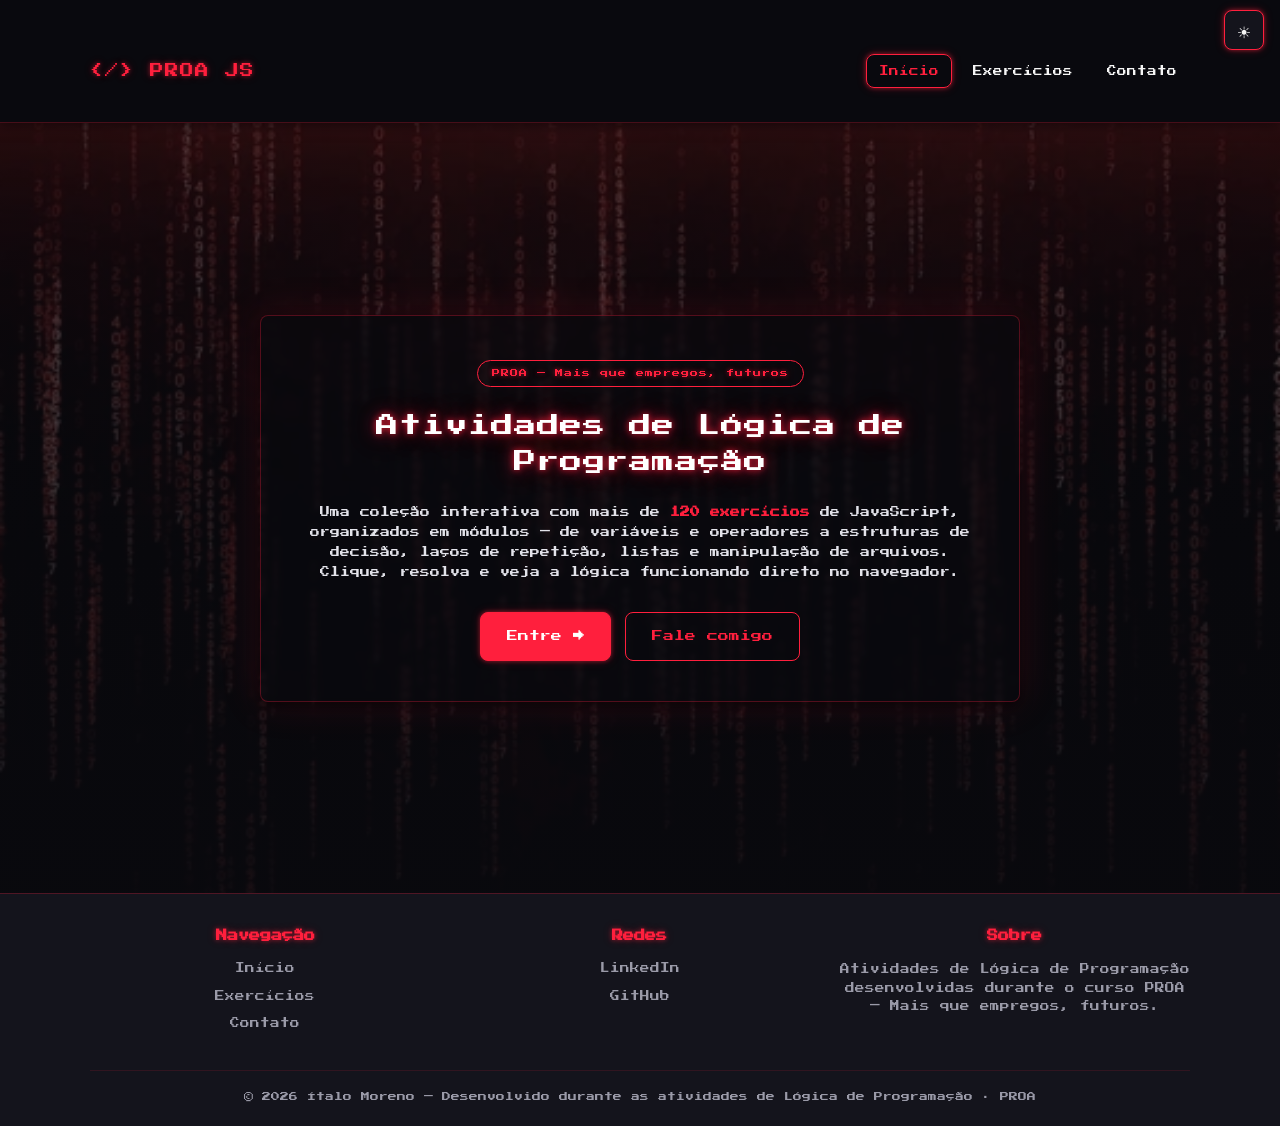
<file: index.html>
<!DOCTYPE html>
<html lang="pt-br">
<head>
    <meta charset="UTF-8">
    <meta name="viewport" content="width=device-width, initial-scale=1.0">
    <title>Atividades Javascript PROA</title>
    <link rel="stylesheet" href="css/style.css">
</head>
<body class="landing-page">
    <button class="theme-toggle" onclick="alternarTema()" id="theme-toggle" aria-label="Alternar modo claro">☀️</button>

    <header class="site-header">
        <div class="nav-inner">
            <a href="index.html" class="brand">&lt;/&gt; PROA JS</a>
            <nav class="nav-links">
                <a href="index.html" class="active">Início</a>
                <a href="exercicios.html">Exercícios</a>
                <a href="contato.html">Contato</a>
            </nav>
        </div>
    </header>

    <main class="hero">
        <div class="hero-overlay"></div>
        <div class="hero-content">
            <span class="hero-badge">PROA &mdash; Mais que empregos, futuros</span>
            <h1>Atividades de Lógica de Programação</h1>
            <p class="hero-text">
                Uma coleção interativa com mais de <strong>120 exercícios</strong> de JavaScript,
                organizados em módulos &mdash; de variáveis e operadores a estruturas de decisão,
                laços de repetição, listas e manipulação de arquivos. Clique, resolva e veja a
                lógica funcionando direto no navegador.
            </p>
            <div class="hero-actions">
                <a href="exercicios.html" class="btn-primary">Entre &rarr;</a>
                <a href="contato.html" class="btn-secondary">Fale comigo</a>
            </div>
        </div>
    </main>

    <footer class="site-footer">
        <div class="footer-inner">
            <div class="footer-col">
                <h3>Navegação</h3>
                <a href="index.html">Início</a>
                <a href="exercicios.html">Exercícios</a>
                <a href="contato.html">Contato</a>
            </div>
            <div class="footer-col">
                <h3>Redes</h3>
                <a href="https://www.linkedin.com/in/italo-moreno/" target="_blank" rel="noopener">LinkedIn</a>
                <a href="https://github.com/Caputum354" target="_blank" rel="noopener">GitHub</a>
            </div>
            <div class="footer-col footer-about">
                <h3>Sobre</h3>
                <p>Atividades de Lógica de Programação desenvolvidas durante o curso PROA &mdash; Mais que empregos, futuros.</p>
            </div>
        </div>
        <p class="footer-credit">&copy; 2026 Ítalo Moreno &mdash; Desenvolvido durante as atividades de Lógica de Programação &middot; PROA</p>
    </footer>

    <script src="js/script.js"></script>
</body>
</html>
</file>
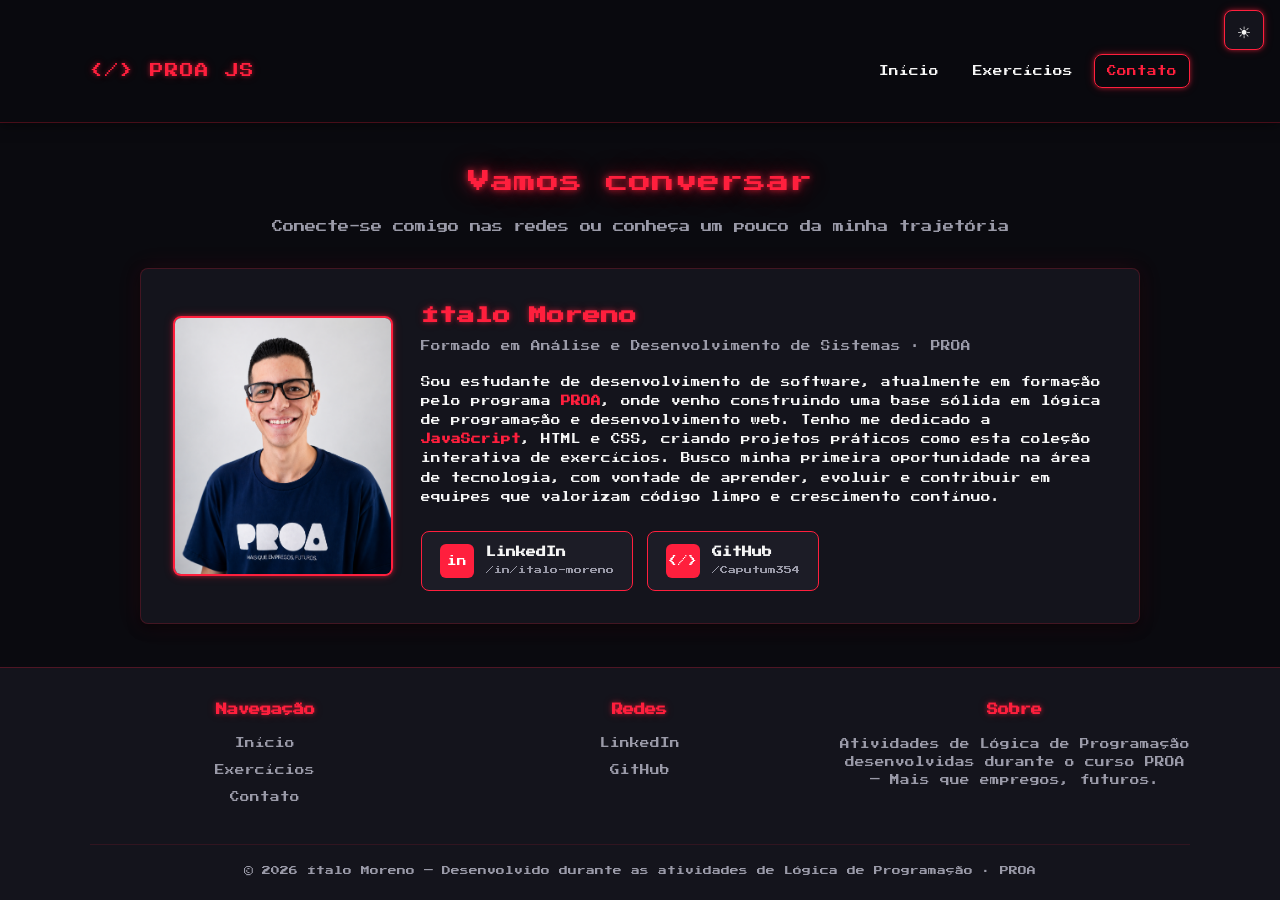
<file: contato.html>
<!DOCTYPE html>
<html lang="pt-br">
<head>
    <meta charset="UTF-8">
    <meta name="viewport" content="width=device-width, initial-scale=1.0">
    <title>Contato &mdash; Ítalo Moreno</title>
    <link rel="stylesheet" href="css/style.css">
</head>
<body>
    <button class="theme-toggle" onclick="alternarTema()" id="theme-toggle" aria-label="Alternar modo claro">☀️</button>

    <header class="site-header">
        <div class="nav-inner">
            <a href="index.html" class="brand">&lt;/&gt; PROA JS</a>
            <nav class="nav-links">
                <a href="index.html">Início</a>
                <a href="exercicios.html">Exercícios</a>
                <a href="contato.html" class="active">Contato</a>
            </nav>
        </div>
    </header>

    <div class="page-head">
        <h1>Vamos conversar</h1>
        <p class="subtitle">Conecte-se comigo nas redes ou conheça um pouco da minha trajetória</p>
    </div>

    <main class="container contact-container">
        <article class="profile-card">
            <div class="profile-photo">
                <img src="img/FotoProaEdit.png" alt="Foto de Ítalo Moreno">
            </div>
            <div class="profile-info">
                <h2>Ítalo Moreno</h2>
                <p class="profile-role">Formado em Análise e Desenvolvimento de Sistemas &middot; PROA</p>
                <p class="profile-bio">
                    Sou estudante de desenvolvimento de software, atualmente em formação pelo
                    programa <strong>PROA</strong>, onde venho construindo uma base sólida em
                    lógica de programação e desenvolvimento web. Tenho me dedicado a
                    <strong>JavaScript</strong>, HTML e CSS, criando projetos práticos como esta
                    coleção interativa de exercícios. Busco minha primeira oportunidade na área de
                    tecnologia, com vontade de aprender, evoluir e contribuir em equipes que
                    valorizam código limpo e crescimento contínuo.
                </p>
                <div class="profile-links">
                    <a href="https://www.linkedin.com/in/italo-moreno/" target="_blank" rel="noopener" class="profile-link linkedin">
                        <span class="link-icon">in</span>
                        <span>
                            <strong>LinkedIn</strong>
                            <small>/in/italo-moreno</small>
                        </span>
                    </a>
                    <a href="https://github.com/Caputum354" target="_blank" rel="noopener" class="profile-link github">
                        <span class="link-icon">&lt;/&gt;</span>
                        <span>
                            <strong>GitHub</strong>
                            <small>/Caputum354</small>
                        </span>
                    </a>
                </div>
            </div>
        </article>
    </main>

    <footer class="site-footer">
        <div class="footer-inner">
            <div class="footer-col">
                <h3>Navegação</h3>
                <a href="index.html">Início</a>
                <a href="exercicios.html">Exercícios</a>
                <a href="contato.html">Contato</a>
            </div>
            <div class="footer-col">
                <h3>Redes</h3>
                <a href="https://www.linkedin.com/in/italo-moreno/" target="_blank" rel="noopener">LinkedIn</a>
                <a href="https://github.com/Caputum354" target="_blank" rel="noopener">GitHub</a>
            </div>
            <div class="footer-col footer-about">
                <h3>Sobre</h3>
                <p>Atividades de Lógica de Programação desenvolvidas durante o curso PROA &mdash; Mais que empregos, futuros.</p>
            </div>
        </div>
        <p class="footer-credit">&copy; 2026 Ítalo Moreno &mdash; Desenvolvido durante as atividades de Lógica de Programação &middot; PROA</p>
    </footer>

    <script src="js/script.js"></script>
</body>
</html>
</file>
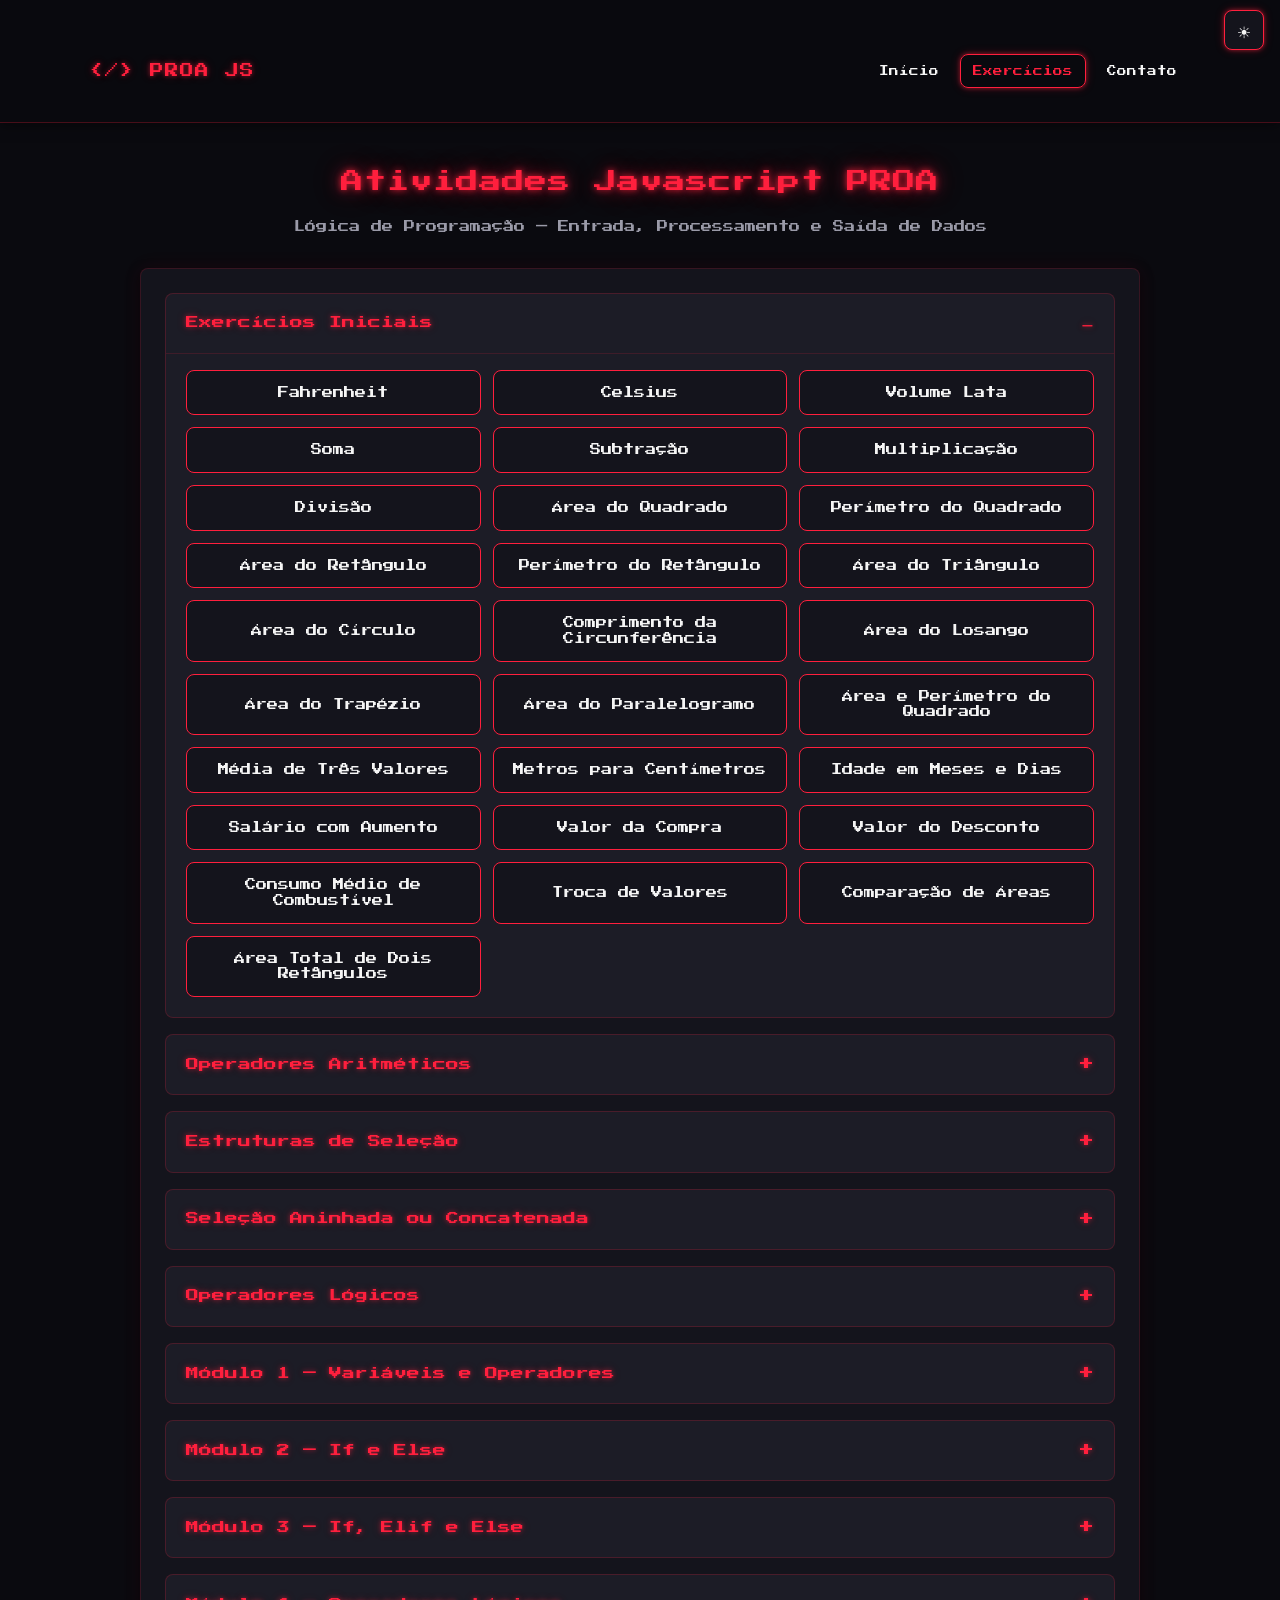
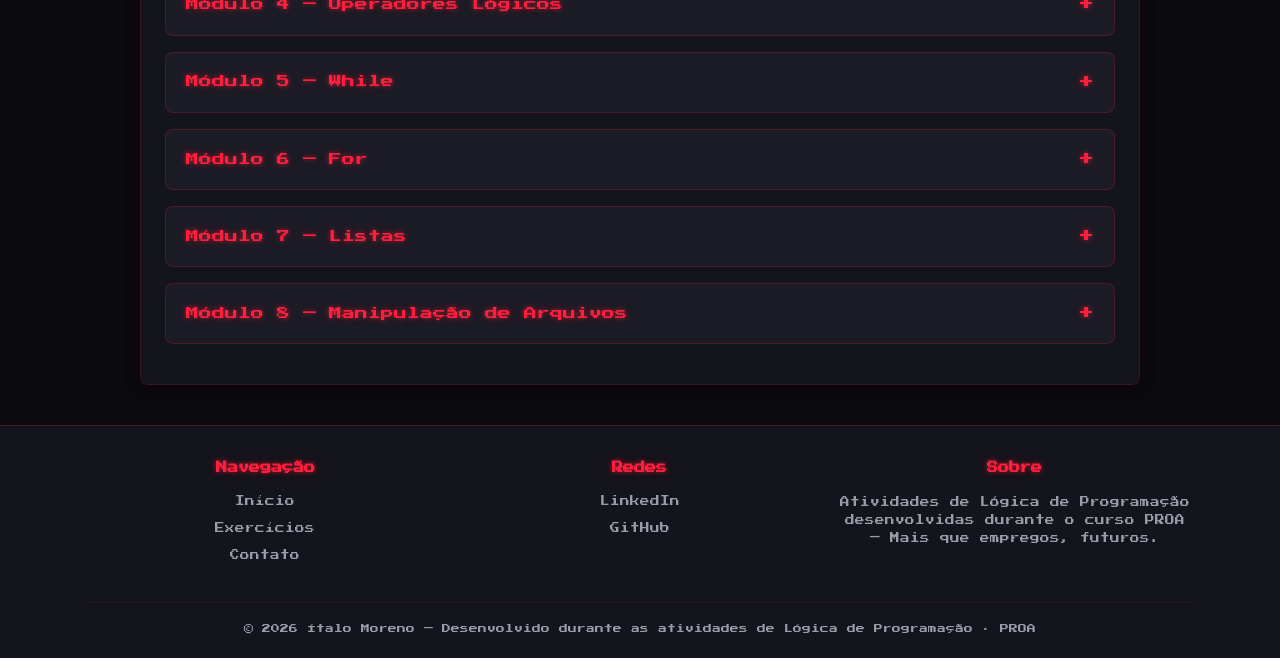
<file: exercicios.html>
<!DOCTYPE html>
<html lang="pt-br">
<head>
    <meta charset="UTF-8">
    <meta name="viewport" content="width=device-width, initial-scale=1.0">
    <title>Exercícios &mdash; Atividades Javascript PROA</title>
    <link rel="stylesheet" href="css/style.css">
</head>
<body>
    <button class="theme-toggle" onclick="alternarTema()" id="theme-toggle" aria-label="Alternar modo claro">☀️</button>

    <header class="site-header">
        <div class="nav-inner">
            <a href="index.html" class="brand">&lt;/&gt; PROA JS</a>
            <nav class="nav-links">
                <a href="index.html">Início</a>
                <a href="exercicios.html" class="active">Exercícios</a>
                <a href="contato.html">Contato</a>
            </nav>
        </div>
    </header>

    <div class="page-head">
        <h1>Atividades Javascript PROA</h1>
        <p class="subtitle">Lógica de Programação &mdash; Entrada, Processamento e Saída de Dados</p>
    </div>

    <main class="container">

        <details class="category" open>
            <summary>Exercícios Iniciais</summary>
            <div class="category-body">
                <div class="button-grid">
                    <button onclick="fahrenheit()"> Fahrenheit </button>
                    <button onclick="celsius()"> Celsius </button>
                    <button onclick="volumeLata()"> Volume Lata </button>
                    <button onclick="soma()"> Soma </button>
                    <button onclick="subtracao()"> Subtração </button>
                    <button onclick="multiplicacao()"> Multiplicação </button>
                    <button onclick="divisao()"> Divisão </button>
                    <button onclick="areaQuadrado()"> Área do Quadrado </button>
                    <button onclick="perimetroQuadrado()"> Perímetro do Quadrado </button>
                    <button onclick="areaRetangulo()"> Área do Retângulo </button>
                    <button onclick="perimetroRetangulo()"> Perímetro do Retângulo </button>
                    <button onclick="areaTriangulo()"> Área do Triângulo </button>
                    <button onclick="areaCirculo()"> Área do Círculo </button>
                    <button onclick="comprimentoCircunferencia()"> Comprimento da Circunferência </button>
                    <button onclick="areaLosango()"> Área do Losango </button>
                    <button onclick="areaTrapezio()"> Área do Trapézio </button>
                    <button onclick="areaParalelogramo()"> Área do Paralelogramo </button>
                    <button onclick="areaPerimetroQuadrado()"> Área e Perímetro do Quadrado </button>
                    <button onclick="mediaTresValores()"> Média de Três Valores </button>
                    <button onclick="metrosParaCentimetros()"> Metros para Centímetros </button>
                    <button onclick="idadeMesesDias()"> Idade em Meses e Dias </button>
                    <button onclick="salarioComAumento()"> Salário com Aumento </button>
                    <button onclick="valorCompra()"> Valor da Compra </button>
                    <button onclick="valorDesconto()"> Valor do Desconto </button>
                    <button onclick="consumoCombustivel()"> Consumo Médio de Combustível </button>
                    <button onclick="trocaValores()"> Troca de Valores </button>
                    <button onclick="comparacaoAreas()"> Comparação de Áreas </button>
                    <button onclick="areaTotalDoisRetangulos()"> Área Total de Dois Retângulos </button>
                </div>
            </div>
        </details>

        <details class="category">
            <summary>Operadores Aritméticos</summary>
            <div class="category-body">
                <div class="button-grid">
                    <button onclick="antecessorValor()"> Antecessor de um Valor </button>
                    <button onclick="areaRetanguloDimensoes()"> Área do Retângulo (Dimensões) </button>
                    <button onclick="idadeEmDias()"> Idade em Dias </button>
                    <button onclick="conversaoMetrosCentimetros()"> Conversão Metros &rarr; Centímetros </button>
                    <button onclick="areaQuadradoDobro()"> Área do Quadrado e o Dobro </button>
                    <button onclick="salarioPorHora()"> Salário por Hora Trabalhada </button>
                    <button onclick="percentualVotos()"> Percentual de Votos </button>
                    <button onclick="novoSalarioReajuste()"> Novo Salário com Reajuste </button>
                    <button onclick="custoFinalCarro()"> Custo Final do Carro </button>
                    <button onclick="salarioVendedorComissaoFixa()"> Salário do Vendedor (Comissão Fixa) </button>
                    <button onclick="fahrenheitParaCelsius()"> Fahrenheit para Celsius </button>
                    <button onclick="mediaPonderadaTresNotas()"> Média Ponderada (3 Notas) </button>
                    <button onclick="areaCirculoRaio()"> Área do Círculo (&pi;R&sup2;) </button>
                    <button onclick="numeroLampadas()"> Número de Lâmpadas </button>
                    <button onclick="caixasAzulejos()"> Caixas de Azulejos </button>
                    <button onclick="rendimentoTaxi()"> Rendimento do Táxi </button>
                    <button onclick="combustivelF1()"> Combustível Fórmula 1 </button>
                </div>
            </div>
        </details>

        <details class="category">
            <summary>Estruturas de Seleção</summary>
            <div class="category-body">
                <div class="button-grid">
                    <button onclick="maiorQue10()"> Maior que 10? </button>
                    <button onclick="positivoOuNegativo()"> Positivo ou Negativo </button>
                    <button onclick="custoMacas()"> Custo de Maçãs </button>
                    <button onclick="mediaAprovacao()"> Média e Aprovação </button>
                    <button onclick="podeVotar()"> Pode Votar? </button>
                    <button onclick="maiorDeDois()"> Maior de Dois Valores </button>
                    <button onclick="ordemCrescenteDois()"> Ordem Crescente (2 valores) </button>
                    <button onclick="duracaoJogoXadrez()"> Duração do Jogo de Xadrez </button>
                    <button onclick="salarioComHoraExtra()"> Salário com Hora Extra </button>
                    <button onclick="pesoIdealCorrigido()"> Peso Ideal (Algoritmo Corrigido) </button>
                    <button onclick="salarioComissaoProgressiva()"> Salário com Comissão Progressiva </button>
                    <button onclick="saldoBancario()"> Saldo Bancário </button>
                    <button onclick="controleEstoque()"> Controle de Estoque </button>
                </div>
            </div>
        </details>

        <details class="category">
            <summary>Seleção Aninhada ou Concatenada</summary>
            <div class="category-body">
                <div class="button-grid">
                    <button onclick="positivoNegativoZero()"> Positivo, Negativo ou Zero </button>
                    <button onclick="maiorDeTres()"> Maior de Três Valores </button>
                    <button onclick="somaDoisMaiores()"> Soma dos Dois Maiores </button>
                    <button onclick="ordemCrescenteTres()"> Ordem Crescente (3 valores) </button>
                    <button onclick="verificaTriangulo()"> Verifica Triângulo </button>
                    <button onclick="vencedorPartida()"> Vencedor da Partida </button>
                    <button onclick="comparaDoisValores()"> Compara Dois Valores </button>
                    <button onclick="testeMesaZ()"> Teste de Mesa (Z) </button>
                    <button onclick="descontoCombustivel()"> Desconto Combustível </button>
                    <button onclick="idadesHomensMulheres()"> Idades (Homens e Mulheres) </button>
                    <button onclick="precoFrutas()"> Preço de Frutas </button>
                    <button onclick="loginUsuario()"> Login de Usuário </button>
                    <button onclick="regiaoProcedencia()"> Região de Procedência </button>
                    <button onclick="mediaComOptativa()"> Média com Optativa </button>
                    <button onclick="mediaSemestralAprovado()"> Média Semestral - Aprovado </button>
                    <button onclick="mediaSemestralCompleta()"> Média Semestral Completa </button>
                    <button onclick="validaSenhaSimples()"> Valida Senha </button>
                    <button onclick="pesoIdealAlturaSexo()"> Peso Ideal (Altura e Sexo) </button>
                    <button onclick="parOuImpar()"> Par ou Ímpar </button>
                    <button onclick="poligonoRegular()"> Polígono Regular </button>
                    <button onclick="poligonoCompleto()"> Polígono (Completo) </button>
                    <button onclick="calculadoraOperacoes()"> Calculadora de Operações </button>
                    <button onclick="ordemDecrescenteTres()"> Ordem Decrescente (3 valores) </button>
                    <button onclick="tipoTrianguloLados()"> Tipo de Triângulo (Lados) </button>
                    <button onclick="tipoTrianguloAngulos()"> Tipo de Triângulo (Ângulos) </button>
                </div>
            </div>
        </details>

        <details class="category">
            <summary>Operadores Lógicos</summary>
            <div class="category-body">
                <div class="button-grid">
                    <button onclick="operadoresLogicos()"> Operadores Lógicos </button>
                    <button onclick="descontoPorQuantidade()"> Desconto por Quantidade </button>
                    <button onclick="conceitoAluno()"> Conceito do Aluno </button>
                    <button onclick="verificaAposentadoria()"> Verifica Aposentadoria </button>
                </div>
            </div>
        </details>

        <details class="category">
            <summary>Módulo 1 &mdash; Variáveis e Operadores</summary>
            <div class="category-body">
                <div class="button-grid">
                    <button onclick="valorPaes()"> Valor Total dos Pães </button>
                    <button onclick="sucessorValor()"> Sucessor de um Valor </button>
                    <button onclick="exibeIdade()"> Exibir Idade </button>
                    <button onclick="quilometrosParaMetros()"> Quilômetros para Metros </button>
                </div>
            </div>
        </details>

        <details class="category">
            <summary>Módulo 2 &mdash; If e Else</summary>
            <div class="category-body">
                <div class="button-grid">
                    <button onclick="podeTirarCNH()"> Pode Tirar CNH? </button>
                    <button onclick="multiploDeCinco()"> Múltiplo de 5 </button>
                    <button onclick="anoBissexto()"> Ano Bissexto </button>
                    <button onclick="validaSexo()"> Valida Sexo (M/F) </button>
                    <button onclick="entreDezECem()"> Está entre 10 e 100? </button>
                    <button onclick="verificaMulta()"> Verifica Multa </button>
                    <button onclick="menorDeTres()"> Menor de Três Valores </button>
                    <button onclick="freteGratis()"> Frete Grátis </button>
                    <button onclick="classificaTemperatura()"> Classifica Temperatura </button>
                </div>
            </div>
        </details>

        <details class="category">
            <summary>Módulo 3 &mdash; If, Elif e Else</summary>
            <div class="category-body">
                <div class="button-grid">
                    <button onclick="conceitoNota()"> Conceito por Nota (A&ndash;F) </button>
                    <button onclick="estacaoDoAno()"> Estação do Ano </button>
                    <button onclick="calculaIMC()"> Calcula IMC </button>
                    <button onclick="faixaEtaria()"> Faixa Etária </button>
                    <button onclick="diaDaSemana()"> Dia da Semana </button>
                    <button onclick="vogalOuConsoante()"> Vogal ou Consoante </button>
                    <button onclick="categoriaAtleta()"> Categoria do Atleta </button>
                    <button onclick="periodoDoDia()"> Período do Dia </button>
                    <button onclick="menuCaixaEletronico()"> Menu Caixa Eletrônico </button>
                    <button onclick="faixaTributacao()"> Faixa de Tributação </button>
                    <button onclick="categoriaPreco()"> Categoria de Preço </button>
                    <button onclick="nivelRPG()"> Nível RPG </button>
                    <button onclick="classificacaoIndicativa()"> Classificação Indicativa </button>
                </div>
            </div>
        </details>

        <details class="category">
            <summary>Módulo 4 &mdash; Operadores Lógicos</summary>
            <div class="category-body">
                <div class="button-grid">
                    <button onclick="entradaFesta()"> Entrada na Festa </button>
                    <button onclick="aprovacaoNotaFrequencia()"> Aprovação (Nota e Frequência) </button>
                    <button onclick="intervaloAceitavel()"> Intervalo Aceitável </button>
                    <button onclick="senhaSegura()"> Senha Segura </button>
                    <button onclick="financiamentoImovel()"> Financiamento de Imóvel </button>
                    <button onclick="validaData()"> Valida Data </button>
                    <button onclick="acessoAdministrativo()"> Acesso Administrativo </button>
                </div>
            </div>
        </details>

        <details class="category">
            <summary>Módulo 5 &mdash; While</summary>
            <div class="category-body">
                <div class="button-grid">
                    <button onclick="numeros1a10()"> Números de 1 a 10 </button>
                    <button onclick="contagemRegressiva()"> Contagem Regressiva </button>
                    <button onclick="soma1a100()"> Soma de 1 a 100 </button>
                    <button onclick="paresAte100()"> Pares até 100 </button>
                    <button onclick="imparesAte100()"> Ímpares até 100 </button>
                    <button onclick="lerAteZero()"> Ler até Zero </button>
                    <button onclick="somaValoresWhile()"> Somar Valores </button>
                    <button onclick="mediaValoresWhile()"> Média dos Valores </button>
                    <button onclick="contarNumeros()"> Contar Números </button>
                    <button onclick="menuPrincipal()"> Menu Principal </button>
                </div>
            </div>
        </details>

        <details class="category">
            <summary>Módulo 6 &mdash; For</summary>
            <div class="category-body">
                <div class="button-grid">
                    <button onclick="sequencia1a20()"> Sequência de 1 a 20 </button>
                    <button onclick="tabuada()"> Tabuada </button>
                    <button onclick="fatorial()"> Fatorial </button>
                    <button onclick="somaAteN()"> Soma até N </button>
                    <button onclick="contarCaracteres()"> Contar Caracteres </button>
                    <button onclick="contarVogais()"> Contar Vogais </button>
                    <button onclick="contarConsoantes()"> Contar Consoantes </button>
                    <button onclick="maiorDeDez()"> Maior de Dez Números </button>
                    <button onclick="menorDeDez()"> Menor de Dez Números </button>
                    <button onclick="mediaDezNotas()"> Média de Dez Notas </button>
                </div>
            </div>
        </details>

        <details class="category">
            <summary>Módulo 7 &mdash; Listas</summary>
            <div class="category-body">
                <div class="button-grid">
                    <button onclick="armazenarLista()"> Armazenar Lista </button>
                    <button onclick="estatisticasLista()"> Estatísticas da Lista </button>
                    <button onclick="contarParesLista()"> Contar Pares na Lista </button>
                    <button onclick="removerDuplicados()"> Remover Duplicados </button>
                    <button onclick="pesquisarElemento()"> Pesquisar Elemento </button>
                </div>
            </div>
        </details>

        <details class="category">
            <summary>Módulo 8 &mdash; Manipulação de Arquivos</summary>
            <div class="category-body">
                <div class="button-grid">
                    <button onclick="criarArquivoAlunos()"> Criar Arquivo de Alunos </button>
                    <button onclick="lerArquivoAlunos()"> Ler Arquivo de Alunos </button>
                    <button onclick="contarLinhasArquivo()"> Contar Linhas do Arquivo </button>
                    <button onclick="analisarArquivo()"> Analisar Arquivo </button>
                </div>
            </div>
        </details>

    </main>

    <footer class="site-footer">
        <div class="footer-inner">
            <div class="footer-col">
                <h3>Navegação</h3>
                <a href="index.html">Início</a>
                <a href="exercicios.html">Exercícios</a>
                <a href="contato.html">Contato</a>
            </div>
            <div class="footer-col">
                <h3>Redes</h3>
                <a href="https://www.linkedin.com/in/italo-moreno/" target="_blank" rel="noopener">LinkedIn</a>
                <a href="https://github.com/Caputum354" target="_blank" rel="noopener">GitHub</a>
            </div>
            <div class="footer-col footer-about">
                <h3>Sobre</h3>
                <p>Atividades de Lógica de Programação desenvolvidas durante o curso PROA &mdash; Mais que empregos, futuros.</p>
            </div>
        </div>
        <p class="footer-credit">&copy; 2026 Ítalo Moreno &mdash; Desenvolvido durante as atividades de Lógica de Programação &middot; PROA</p>
    </footer>

    <script src="js/script.js"></script>
</body>
</html>
</file>
<file: css/style.css>
@import url('https://fonts.googleapis.com/css2?family=Press+Start+2P&display=swap');

:root {
    --color-primary: #ff1f3d;
    --color-primary-dark: #b3001b;
    --color-bg: #0a0a0f;
    --color-surface: #14141c;
    --color-surface-alt: #1c1c26;
    --color-text: #f5f5f5;
    --color-muted: #9a9aa8;
    --radius: 8px;
    --shadow: 0 4px 12px rgba(0, 0, 0, 0.6);
    --glow: 0 0 6px rgba(255, 31, 61, 0.8), 0 0 16px rgba(255, 31, 61, 0.5), 0 0 32px rgba(255, 31, 61, 0.25);
    --glow-soft: 0 0 4px rgba(255, 31, 61, 0.5), 0 0 10px rgba(255, 31, 61, 0.25);
}

[data-theme="light"] {
    --color-primary: #d6002a;
    --color-primary-dark: #a3001f;
    --color-bg: #f4f0f1;
    --color-surface: #ffffff;
    --color-surface-alt: #f7e9eb;
    --color-text: #1f1417;
    --color-muted: #6b5a5d;
    --shadow: 0 4px 12px rgba(0, 0, 0, 0.12);
    --glow: 0 0 4px rgba(214, 0, 42, 0.4), 0 0 10px rgba(214, 0, 42, 0.2);
    --glow-soft: 0 0 3px rgba(214, 0, 42, 0.25);
}

* {
    box-sizing: border-box;
}

body {
    font-family: "Press Start 2P", "Inter", system-ui, sans-serif;
    background-color: var(--color-bg);
    color: var(--color-text);
    margin: 0;
    padding: 0;
    line-height: 1.7;
    min-height: 100vh;
    display: flex;
    flex-direction: column;
    transition: background-color 0.2s ease, color 0.2s ease;
}

/* Cabeçalho de navegação fixo no topo, presente em todas as páginas */
.site-header {
    position: sticky;
    top: 0;
    z-index: 50;
    background: rgba(10, 10, 15, 0.92);
    backdrop-filter: blur(6px);
    border-bottom: 1px solid rgba(255, 31, 61, 0.25);
    box-shadow: 0 2px 12px rgba(0, 0, 0, 0.5);
}

[data-theme="light"] .site-header {
    background: rgba(255, 255, 255, 0.92);
    border-bottom: 1px solid rgba(214, 0, 42, 0.2);
}

.nav-inner {
    width: min(1100px, 100% - 32px);
    margin: 0 auto;
    display: flex;
    align-items: center;
    justify-content: space-between;
    gap: 16px;
    padding: 14px 0;
    flex-wrap: wrap;
}

.brand {
    color: var(--color-primary);
    text-decoration: none;
    font-size: 0.85rem;
    text-shadow: var(--glow-soft);
    letter-spacing: 1px;
}

.nav-links {
    display: flex;
    gap: 8px;
    flex-wrap: wrap;
}

.nav-links a {
    color: var(--color-text);
    text-decoration: none;
    font-size: 0.6rem;
    padding: 8px 12px;
    border-radius: var(--radius);
    border: 1px solid transparent;
    transition: background-color 0.15s ease, border-color 0.15s ease, color 0.15s ease;
}

.nav-links a:hover {
    border-color: var(--color-primary);
    color: var(--color-primary);
}

.nav-links a.active {
    border-color: var(--color-primary);
    color: var(--color-primary);
    box-shadow: var(--glow-soft);
}

/* Bloco de título das páginas internas */
.page-head {
    text-align: center;
    padding: 40px 16px 10px;
}

header {
    text-align: center;
    padding: 40px 20px 20px;
}

h1 {
    margin: 0;
    font-size: 1.4rem;
    font-weight: 400;
    color: var(--color-primary);
    text-shadow: var(--glow);
    letter-spacing: 1px;
}

.subtitle {
    margin: 16px 0 0;
    color: var(--color-muted);
    font-size: 0.7rem;
    line-height: 1.8;
}

.container {
    background: var(--color-surface);
    padding: 24px;
    border-radius: var(--radius);
    width: min(1000px, 100% - 32px);
    margin: 20px auto 40px;
    box-shadow: var(--shadow), 0 0 20px rgba(255, 31, 61, 0.08);
    border: 1px solid rgba(255, 31, 61, 0.15);
}

h2 {
    text-align: center;
    font-size: 1rem;
}

label {
    display: block;
    margin-top: 10px;
    font-size: 0.7rem;
}

input,
select {
    width: 100%;
    padding: 8px;
    margin-top: 5px;
    border-radius: 5px;
    border: 1px solid #ccc;
    font-family: inherit;
}

.car-fields {
    display: none;
    margin-top: 15px;
    padding: 10px;
    background-color: #eef;
    border-radius: 8px;
}

/* Categorias colapsáveis */
.category {
    border: 1px solid rgba(255, 31, 61, 0.2);
    border-radius: var(--radius);
    margin-bottom: 16px;
    background-color: var(--color-surface-alt);
    overflow: hidden;
}

.category summary {
    cursor: pointer;
    padding: 16px 20px;
    font-size: 0.8rem;
    color: var(--color-primary);
    text-shadow: var(--glow-soft);
    list-style: none;
    display: flex;
    align-items: center;
    justify-content: space-between;
    transition: background-color 0.15s ease;
}

.category summary::-webkit-details-marker {
    display: none;
}

.category summary::after {
    content: "+";
    font-size: 1rem;
    color: var(--color-primary);
}

.category[open] summary::after {
    content: "−";
}

.category summary:hover {
    background-color: rgba(255, 31, 61, 0.08);
}

.category-body {
    padding: 16px 20px 20px;
    border-top: 1px solid rgba(255, 31, 61, 0.15);
}

.button-grid {
    display: grid;
    grid-template-columns: repeat(auto-fill, minmax(220px, 1fr));
    gap: 12px;
}

button {
    margin: 0;
    width: 100%;
    padding: 14px 12px;
    background-color: var(--color-surface);
    color: var(--color-text);
    border: 1px solid var(--color-primary);
    border-radius: var(--radius);
    cursor: pointer;
    font-family: inherit;
    font-size: 0.7rem;
    font-weight: 400;
    line-height: 1.4;
    transition: background-color 0.15s ease, transform 0.1s ease, box-shadow 0.15s ease;
}

button:hover {
    background-color: var(--color-primary-dark);
    color: #ffffff;
    box-shadow: var(--glow);
}

button:active {
    transform: translateY(1px);
}

footer {
    text-align: center;
    margin-top: 30px;
    color: var(--color-muted);
    font-size: 0.6rem;
    line-height: 1.8;
}

/* Rodapé completo com colunas de navegação e redes, presente em todas as páginas */
.site-footer {
    margin-top: auto;
    background: var(--color-surface);
    border-top: 1px solid rgba(255, 31, 61, 0.25);
    padding: 32px 0 20px;
}

.footer-inner {
    width: min(1100px, 100% - 32px);
    margin: 0 auto;
    display: grid;
    grid-template-columns: repeat(auto-fit, minmax(180px, 1fr));
    gap: 24px;
}

.footer-col h3 {
    color: var(--color-primary);
    font-size: 0.7rem;
    margin: 0 0 14px;
    text-shadow: var(--glow-soft);
}

.footer-col a {
    display: block;
    color: var(--color-muted);
    text-decoration: none;
    font-size: 0.6rem;
    margin-bottom: 10px;
    transition: color 0.15s ease;
}

.footer-col a:hover {
    color: var(--color-primary);
}

.footer-about p {
    color: var(--color-muted);
    font-size: 0.6rem;
    margin: 0;
    line-height: 1.9;
}

.footer-credit {
    width: min(1100px, 100% - 32px);
    margin: 28px auto 0;
    padding-top: 18px;
    border-top: 1px solid rgba(255, 31, 61, 0.12);
    text-align: center;
    color: var(--color-muted);
    font-size: 0.55rem;
    line-height: 1.9;
}

/* ============================ PÁGINA INICIAL (HERO) ============================ */
.hero {
    position: relative;
    flex: 1;
    display: flex;
    align-items: center;
    justify-content: center;
    min-height: calc(100vh - 130px);
    padding: 60px 20px;
    background-image: url("../img/background.png");
    background-size: cover;
    background-position: center;
    background-repeat: no-repeat;
    overflow: hidden;
}

.hero-overlay {
    position: absolute;
    inset: 0;
    background: linear-gradient(180deg, rgba(10, 10, 15, 0.7) 0%, rgba(10, 10, 15, 0.88) 100%);
}

.hero-content {
    position: relative;
    z-index: 1;
    max-width: 760px;
    text-align: center;
    background: rgba(10, 10, 15, 0.55);
    border: 1px solid rgba(255, 31, 61, 0.3);
    border-radius: var(--radius);
    padding: 40px 32px;
    box-shadow: var(--shadow), 0 0 40px rgba(255, 31, 61, 0.15);
    backdrop-filter: blur(2px);
}

.hero-badge {
    display: inline-block;
    color: var(--color-primary);
    border: 1px solid var(--color-primary);
    border-radius: 999px;
    padding: 6px 14px;
    font-size: 0.5rem;
    letter-spacing: 1px;
    margin-bottom: 22px;
    text-shadow: var(--glow-soft);
}

.hero-content h1 {
    font-size: 1.4rem;
    line-height: 1.6;
    color: #ffffff;
    text-shadow: var(--glow);
    margin: 0 0 22px;
}

.hero-text {
    color: #e3e3ea;
    font-size: 0.62rem;
    line-height: 2;
    margin: 0 0 30px;
}

.hero-text strong {
    color: var(--color-primary);
}

.hero-actions {
    display: flex;
    gap: 14px;
    justify-content: center;
    flex-wrap: wrap;
}

.btn-primary,
.btn-secondary {
    display: inline-block;
    text-decoration: none;
    padding: 14px 26px;
    border-radius: var(--radius);
    font-size: 0.68rem;
    border: 1px solid var(--color-primary);
    transition: background-color 0.15s ease, box-shadow 0.15s ease, transform 0.1s ease;
}

.btn-primary {
    background: var(--color-primary);
    color: #ffffff;
    box-shadow: var(--glow-soft);
}

.btn-primary:hover {
    background: var(--color-primary-dark);
    box-shadow: var(--glow);
}

.btn-secondary {
    background: transparent;
    color: var(--color-primary);
}

.btn-secondary:hover {
    background: rgba(255, 31, 61, 0.12);
    box-shadow: var(--glow-soft);
}

.btn-primary:active,
.btn-secondary:active {
    transform: translateY(1px);
}

/* ============================ PÁGINA DE CONTATO ============================ */
.contact-container {
    background: transparent;
    border: none;
    box-shadow: none;
    padding: 0;
}

.profile-card {
    display: flex;
    flex-wrap: wrap;
    gap: 28px;
    align-items: center;
    background: var(--color-surface);
    border: 1px solid rgba(255, 31, 61, 0.2);
    border-radius: var(--radius);
    padding: 32px;
    box-shadow: var(--shadow), 0 0 24px rgba(255, 31, 61, 0.1);
}

.profile-photo {
    flex: 0 0 220px;
    margin: 0 auto;
}

.profile-photo img {
    width: 220px;
    height: 260px;
    object-fit: cover;
    border-radius: var(--radius);
    border: 2px solid var(--color-primary);
    box-shadow: var(--glow-soft);
    display: block;
}

.profile-info {
    flex: 1;
    min-width: 260px;
}

.profile-info h2 {
    text-align: left;
    margin: 0 0 8px;
    color: var(--color-primary);
    text-shadow: var(--glow-soft);
    font-size: 1.1rem;
}

.profile-role {
    color: var(--color-muted);
    font-size: 0.6rem;
    margin: 0 0 18px;
}

.profile-bio {
    font-size: 0.6rem;
    line-height: 2;
    color: var(--color-text);
    margin: 0 0 24px;
}

.profile-bio strong {
    color: var(--color-primary);
}

.profile-links {
    display: flex;
    gap: 14px;
    flex-wrap: wrap;
}

.profile-link {
    display: flex;
    align-items: center;
    gap: 12px;
    text-decoration: none;
    padding: 12px 18px;
    border-radius: var(--radius);
    border: 1px solid var(--color-primary);
    background: var(--color-surface-alt);
    color: var(--color-text);
    transition: background-color 0.15s ease, box-shadow 0.15s ease, transform 0.1s ease;
}

.profile-link:hover {
    background: var(--color-primary-dark);
    color: #ffffff;
    box-shadow: var(--glow);
    transform: translateY(-2px);
}

.profile-link .link-icon {
    display: inline-flex;
    align-items: center;
    justify-content: center;
    width: 34px;
    height: 34px;
    border-radius: 6px;
    background: var(--color-primary);
    color: #ffffff;
    font-size: 0.6rem;
}

.profile-link strong {
    display: block;
    font-size: 0.62rem;
}

.profile-link small {
    display: block;
    color: var(--color-muted);
    font-size: 0.5rem;
    margin-top: 3px;
}

.profile-link:hover small {
    color: #f3d0d4;
}

@media (max-width: 600px) {
    .hero-content h1 {
        font-size: 1.05rem;
    }
    .profile-info h2 {
        text-align: center;
    }
    .profile-links {
        justify-content: center;
    }
}

.theme-toggle {
    position: fixed;
    top: 10px;
    right: 16px;
    z-index: 60;
    width: auto;
    padding: 8px 12px;
    font-size: 1rem;
    background-color: var(--color-surface);
    color: var(--color-text);
    border: 1px solid var(--color-primary);
    box-shadow: var(--glow-soft);
}

.theme-toggle:hover {
    background-color: var(--color-primary-dark);
    box-shadow: var(--glow);
}
</file>
